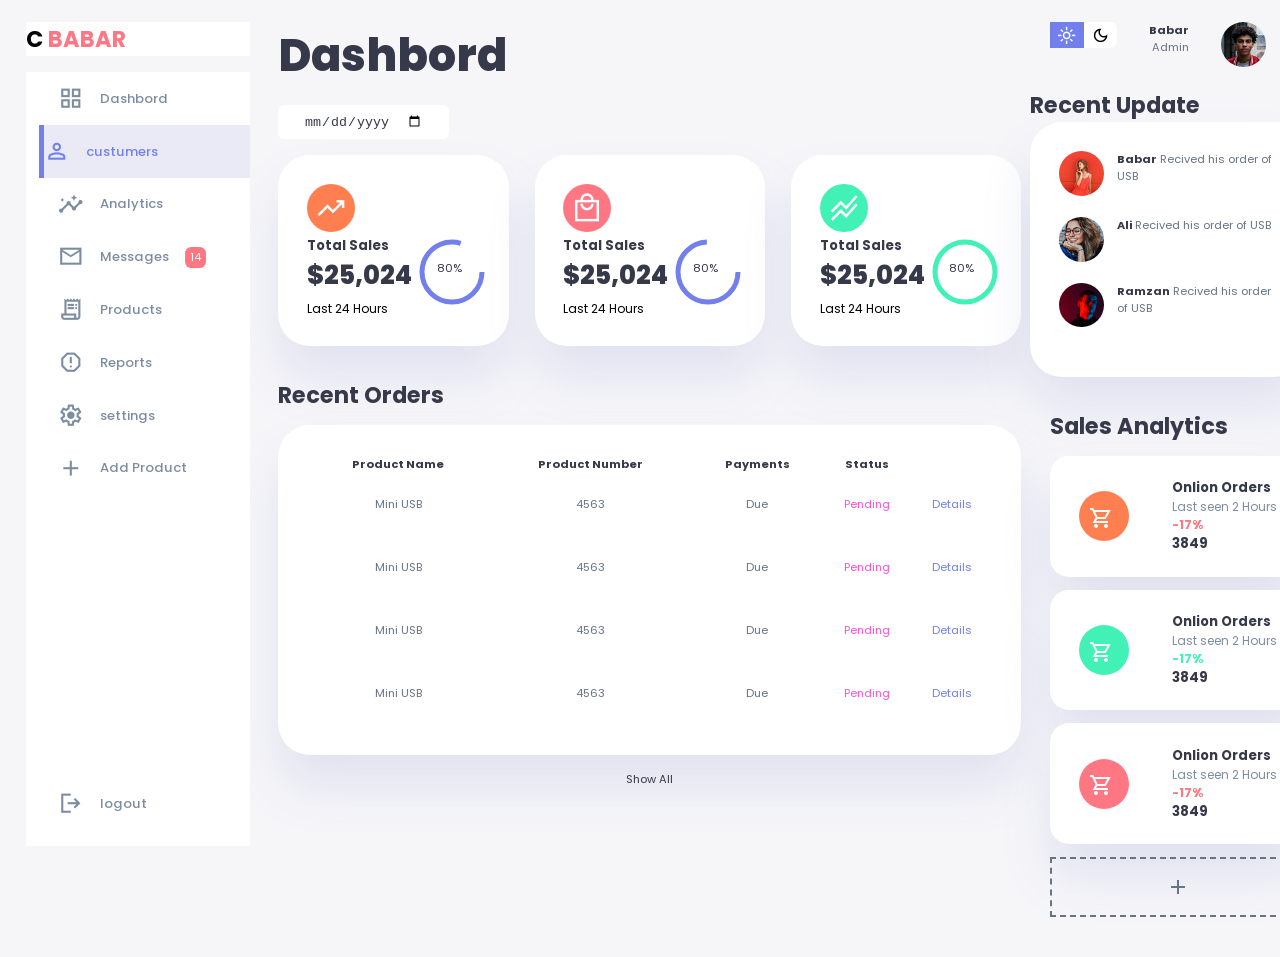
<file: Dashborad/index.html>
<!DOCTYPE html>
<html lang="en">
<head>
  <meta charset="UTF-8">
  <meta http-equiv="X-UA-Compatible" content="IE=edge">
  <meta name="viewport" content="width=device-width, initial-scale=1.0">
  <title>UI/UX</title>
  <link rel="stylesheet" href="https://fonts.googleapis.com/css2?family=Material+Symbols+Sharp:opsz,wght,FILL,GRAD@48,400,0,0" />
  <link rel="stylesheet" href="style.css">
</head>
<body>
   <div class="container">
      <aside>
           
         <div class="top">
           <div class="logo">
             <h2>C <span class="danger">BABAR</span> </h2>
           </div>
           <div class="close" id="close_btn">
            <span class="material-symbols-sharp">
              close
              </span>
           </div>
         </div>
         <!-- end top -->
          <div class="sidebar">

            <a href="#">
              <span class="material-symbols-sharp">grid_view </span>
              <h3>Dashbord</h3>
           </a>
           <a href="#" class="active">
              <span class="material-symbols-sharp">person_outline </span>
              <h3>custumers</h3>
           </a>
           <a href="#">
              <span class="material-symbols-sharp">insights </span>
              <h3>Analytics</h3>
           </a>
           <a href="#">
              <span class="material-symbols-sharp">mail_outline </span>
              <h3>Messages</h3>
              <span class="msg_count">14</span>
           </a>
           <a href="#">
              <span class="material-symbols-sharp">receipt_long </span>
              <h3>Products</h3>
           </a>
           <a href="#">
              <span class="material-symbols-sharp">report_gmailerrorred </span>
              <h3>Reports</h3>
           </a>
           <a href="#">
              <span class="material-symbols-sharp">settings </span>
              <h3>settings</h3>
           </a>
           <a href="#">
              <span class="material-symbols-sharp">add </span>
              <h3>Add Product</h3>
           </a>
           <a href="#">
              <span class="material-symbols-sharp">logout </span>
              <h3>logout</h3>
           </a>
             


          </div>

      </aside>
      <!-- --------------
        end asid
      -------------------- -->

      <!-- --------------
        start main part
      --------------- -->

      <main>
           <h1>Dashbord</h1>

           <div class="date">
             <input type="date" >
           </div>

        <div class="insights">

           <!-- start seling -->
            <div class="sales">
               <span class="material-symbols-sharp">trending_up</span>
               <div class="middle">

                 <div class="left">
                   <h3>Total Sales</h3>
                   <h1>$25,024</h1>
                 </div>
                  <div class="progress">
                      <svg>
                         <circle  r="30" cy="40" cx="40"></circle>
                      </svg>
                      <div class="number"><p>80%</p></div>
                  </div>

               </div>
               <small>Last 24 Hours</small>
            </div>
           <!-- end seling -->
              <!-- start expenses -->
              <div class="expenses">
                <span class="material-symbols-sharp">local_mall</span>
                <div class="middle">
 
                  <div class="left">
                    <h3>Total Sales</h3>
                    <h1>$25,024</h1>
                  </div>
                   <div class="progress">
                       <svg>
                          <circle  r="30" cy="40" cx="40"></circle>
                       </svg>
                       <div class="number"><p>80%</p></div>
                   </div>
 
                </div>
                <small>Last 24 Hours</small>
             </div>
            <!-- end seling -->
               <!-- start seling -->
               <div class="income">
                <span class="material-symbols-sharp">stacked_line_chart</span>
                <div class="middle">
 
                  <div class="left">
                    <h3>Total Sales</h3>
                    <h1>$25,024</h1>
                  </div>
                   <div class="progress">
                       <svg>
                          <circle  r="30" cy="40" cx="40"></circle>
                       </svg>
                       <div class="number"><p>80%</p></div>
                   </div>
 
                </div>
                <small>Last 24 Hours</small>
             </div>
            <!-- end seling -->

        </div>
       <!-- end insights -->
      <div class="recent_order">
         <h2>Recent Orders</h2>
         <table> 
             <thead>
              <tr>
                <th>Product Name</th>
                <th>Product Number</th>
                <th>Payments</th>
                <th>Status</th>
              </tr>
             </thead>
              <tbody>
                 <tr>
                   <td>Mini USB</td>
                   <td>4563</td>
                   <td>Due</td>
                   <td class="warning">Pending</td>
                   <td class="primary">Details</td>
                 </tr>
                 <tr>
                  <td>Mini USB</td>
                  <td>4563</td>
                  <td>Due</td>
                  <td class="warning">Pending</td>
                  <td class="primary">Details</td>
                </tr>
                <tr>
                  <td>Mini USB</td>
                  <td>4563</td>
                  <td>Due</td>
                  <td class="warning">Pending</td>
                  <td class="primary">Details</td>
                </tr>
                <tr>
                  <td>Mini USB</td>
                  <td>4563</td>
                  <td>Due</td>
                  <td class="warning">Pending</td>
                  <td class="primary">Details</td>
                </tr>
              </tbody>
         </table>
         <a href="#">Show All</a>
      </div>

      </main>
      <!------------------
         end main
        ------------------->

      <!----------------
        start right main 
      ---------------------->
    <div class="right">

<div class="top">
   <button id="menu_bar">
     <span class="material-symbols-sharp">menu</span>
   </button>

   <div class="theme-toggler">
     <span class="material-symbols-sharp active">light_mode</span>
     <span class="material-symbols-sharp">dark_mode</span>
   </div>
    <div class="profile">
       <div class="info">
           <p><b>Babar</b></p>
           <p>Admin</p>
           <small class="text-muted"></small>
       </div>
       <div class="profile-photo">
         <img src="./images/profile-1.jpg" alt=""/>
       </div>
    </div>
</div>

  <div class="recent_updates">
     <h2>Recent Update</h2>
   <div class="updates">
      <div class="update">
         <div class="profile-photo">
            <img src="./images/profile-4.jpg" alt=""/>
         </div>
        <div class="message">
           <p><b>Babar</b> Recived his order of USB</p>
        </div>
      </div>
      <div class="update">
        <div class="profile-photo">
        <img src="./images/profile-3.jpg" alt=""/>
        </div>
       <div class="message">
          <p><b>Ali</b> Recived his order of USB</p>
       </div>
     </div>
     <div class="update">
      <div class="profile-photo">
         <img src="./images/profile-2.jpg" alt=""/>
      </div>
     <div class="message">
        <p><b>Ramzan</b> Recived his order of USB</p>
     </div>
   </div>
  </div>
  </div>


   <div class="sales-analytics">
     <h2>Sales Analytics</h2>

      <div class="item onlion">
        <div class="icon">
          <span class="material-symbols-sharp">shopping_cart</span>
        </div>
        <div class="right_text">
          <div class="info">
            <h3>Onlion Orders</h3>
            <small class="text-muted">Last seen 2 Hours</small>
          </div>
          <h5 class="danger">-17%</h5>
          <h3>3849</h3>
        </div>
      </div>
      <div class="item onlion">
        <div class="icon">
          <span class="material-symbols-sharp">shopping_cart</span>
        </div>
        <div class="right_text">
          <div class="info">
            <h3>Onlion Orders</h3>
            <small class="text-muted">Last seen 2 Hours</small>
          </div>
          <h5 class="success">-17%</h5>
          <h3>3849</h3>
        </div>
      </div>
      <div class="item onlion">
        <div class="icon">
          <span class="material-symbols-sharp">shopping_cart</span>
        </div>
        <div class="right_text">
          <div class="info">
            <h3>Onlion Orders</h3>
            <small class="text-muted">Last seen 2 Hours</small>
          </div>
          <h5 class="danger">-17%</h5>
          <h3>3849</h3>
        </div>
      </div>
   
  

</div>

      <div class="item add_product">
            <div>
            <span class="material-symbols-sharp">add</span>
            </div>
     </div>
</div>


   </div>



   <script src="script.js"></script>
</body>
</html>
</file>
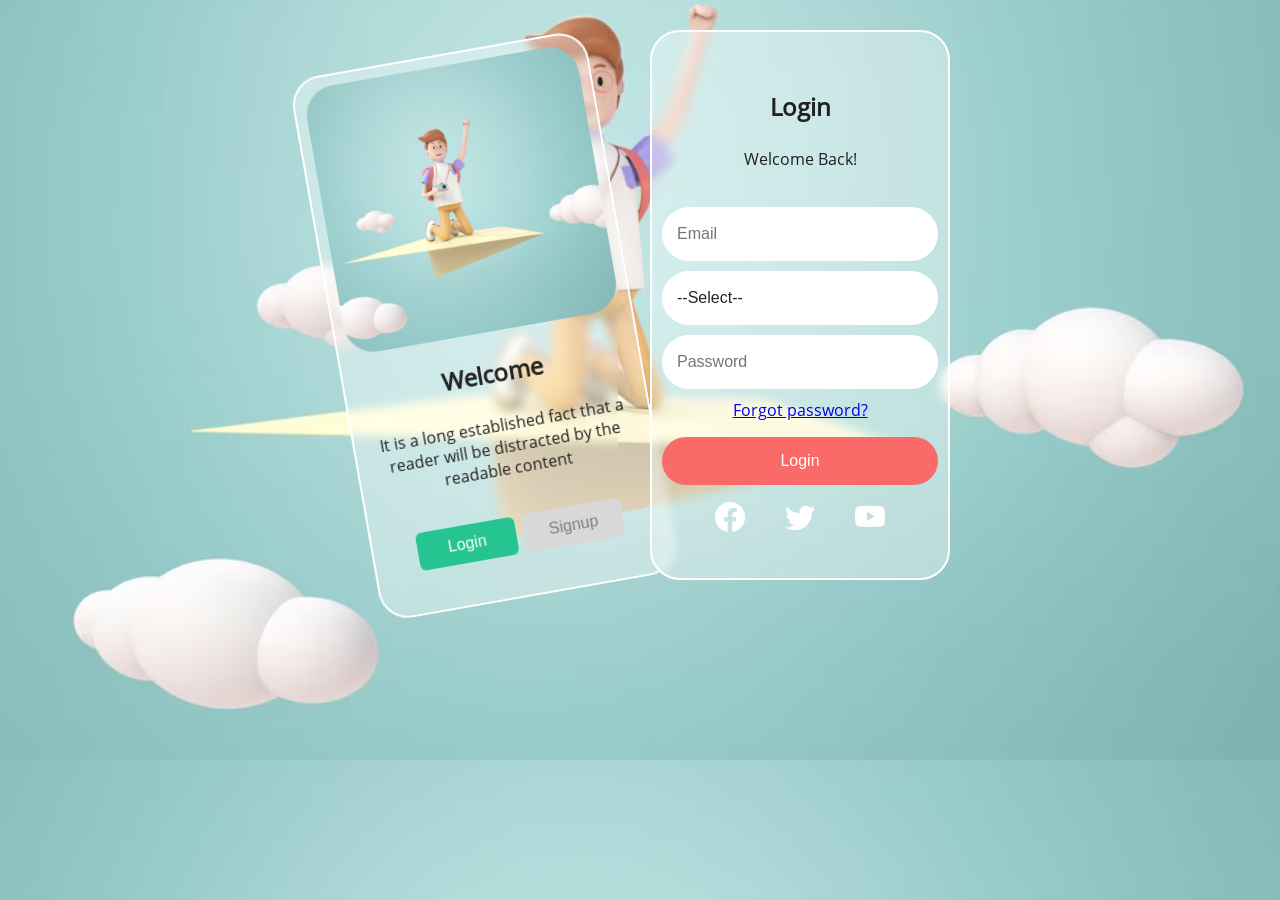
<file: mmz/index.html>
<!DOCTYPE html>
<html>
<head>
	<meta charset="utf-8">
	<meta name="viewport" content="width=device-width, initial-scale=1">
	<title>Login3</title>
	<link rel="stylesheet" type="text/css" href="assets/css/bootstrap-icons.css">
	<link rel="stylesheet" type="text/css" href="assets/css/styles.css">
</head>
<body>

	
	<section class="class_1" >
		<div class="class_2" >
			<img src="assets/images/3d-tourist-sit-paper-plane_1150-56174.png" class="class_3" >
			<h1 class="class_4"  >
				Welcome
			</h1>
			<div class="class_5"  >
				It is a long established fact that a reader will be distracted by the readable content
			</div>
			<button class="class_6"  >
				Login
			</button>
			<button class="class_7"  >
				Signup
			</button>
		</div>
		<div class="class_8" >
			<h1 class="class_9"  >
				Login
			</h1>
			<div class="class_10"  >
				Welcome Back!
				<br>
			</div>
			<input placeholder="Email" type="text" name="email" class="class_11" >
			<select class="class_11"  placeholder="gender">
				<option >
					--Select--
				</option>
				<option >
					Option 1
				</option>
				<option >
					Option 2
				</option>
			</select>
			<input placeholder="Password" type="password" name="password" class="class_11" >
			<a href="#" style=""  >
				Forgot password?
			</a>
			<button class="class_12"  >
				Login
			</button>
			<div class="class_13" >
				<i class="bi bi-facebook class_14">
				</i>
				<i  class="bi bi-twitter class_15">
				</i>
				<i  class="bi bi-youtube class_15">
				</i>
			</div>
		</div>
	</section>
	
</body>
</html>
</file>
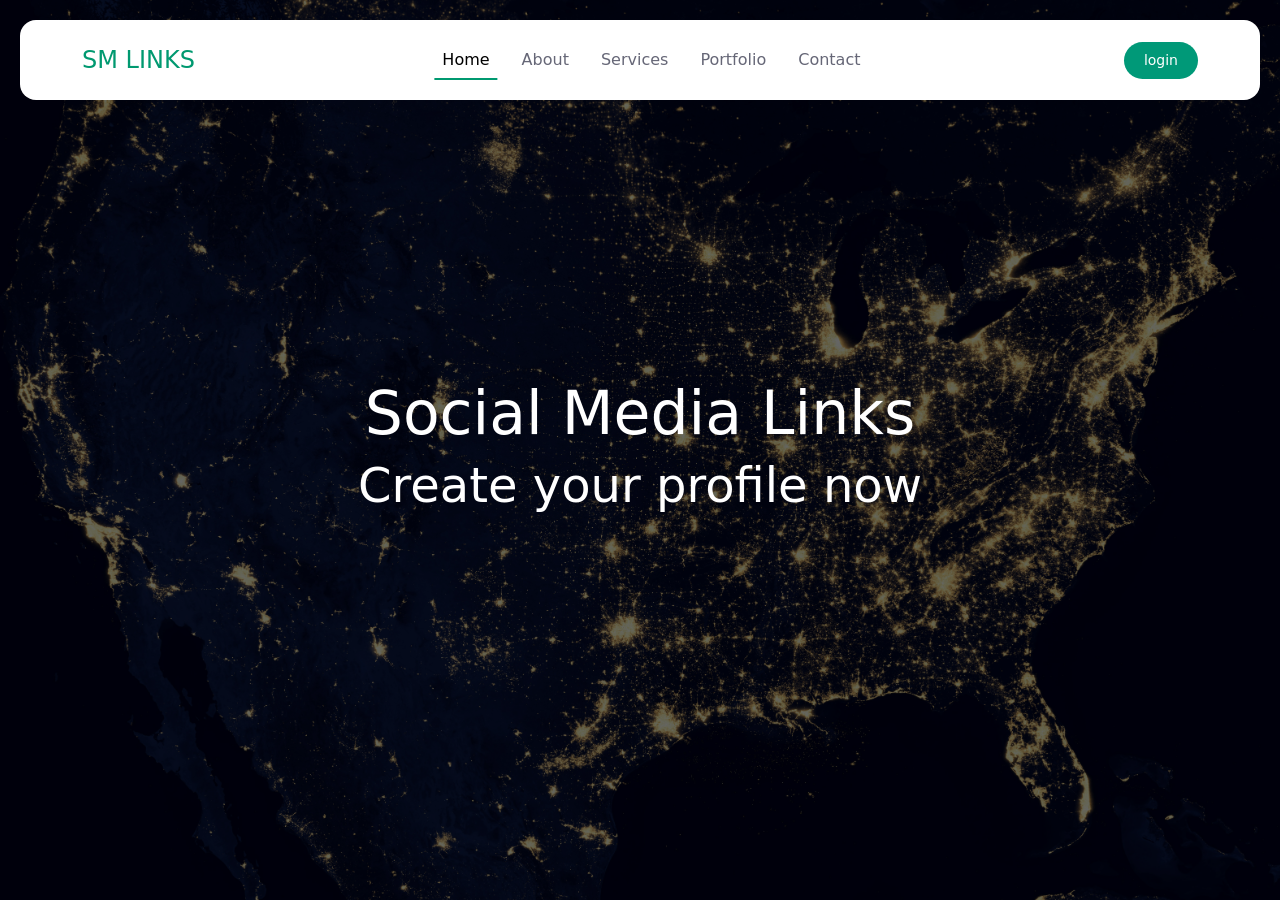
<file: OldLanding/index.html>
<!DOCTYPE html>
<html lang="en">
<head>
    <meta charset="UTF-8">
    <meta name="viewport" content="width=device-width, initial-scale=1.0">
    <title>Document</title>
    <!-- Bootstrap CSS -->
    <link href="https://cdn.jsdelivr.net/npm/bootstrap@5.3.3/dist/css/bootstrap.min.css" rel="stylesheet" integrity="sha384-QWTKZyjpPEjISv5WaRU9OFeRpok6YctnYmDr5pNlyT2bRjXh0JMhjY6hW+ALEwIH" crossorigin="anonymous">
    <link rel="stylesheet" href="styles.css">

</head>
<body>
    <!-- Bootstrap JS -->
    <script src="https://cdn.jsdelivr.net/npm/bootstrap@5.3.3/dist/js/bootstrap.bundle.min.js" integrity="sha384-YvpcrYf0tY3lHB60NNkmXc5s9fDVZLESaAA55NDzOxhy9GkcIdslK1eN7N6jIeHz" crossorigin="anonymous"></script>
    
    <!-- Nav bar -->
    <nav class="navbar navbar-expand-lg fixed-top">
        <div class="container">
          <a class="navbar-brand me-auto" href="#">SM LINKS</a>
          
          <div class="offcanvas offcanvas-end" tabindex="-1" id="offcanvasNavbar" aria-labelledby="offcanvasNavbarLabel">
            <div class="offcanvas-header">
              <h5 class="offcanvas-title" id="offcanvasNavbarLabel">Offcanvas</h5>
              <button type="button" class="btn-close" data-bs-dismiss="offcanvas" aria-label="Close"></button>
            </div>
            <div class="offcanvas-body">
              <ul class="navbar-nav justify-content-center flex-grow-1 pe-3">
                <li class="nav-item">
                  <a class="nav-link mx-lg-2 active" aria-current="page" href="#">Home</a>
                </li>
                <li class="nav-item">
                    <a class="nav-link mx-lg-2" href="#">About</a>
                  </li>
                  <li class="nav-item">
                    <a class="nav-link mx-lg-2" href="#">Services</a>
                  </li>
                <li class="nav-item">
                  <a class="nav-link mx-lg-2" href="#">Portfolio</a>
                </li>
                <li class="nav-item">
                    <a class="nav-link mx-lg-2" href="#">Contact</a>
                  </li>
              </ul>
              
            </div>

          </div>
          <a href="#" class="login-button">login</a>
          <button class="navbar-toggler pe-0" type="button" data-bs-toggle="offcanvas" data-bs-target="#offcanvasNavbar" aria-controls="offcanvasNavbar" aria-label="Toggle navigation">
            <span class="navbar-toggler-icon"></span>
          </button>
        </div>
      </nav>
    <!-- End Nav Bar -->
    
    <!--  Hero Section -->
      <section class="hero-section">
        <div class="container d-flex align-items-center justify-content-center fs-1 text-white flex-column">
            <h1>Social Media Links</h1>
            <h2>Create your profile now</h2>
        </div>
      </section>



</body>
</html>
</file>
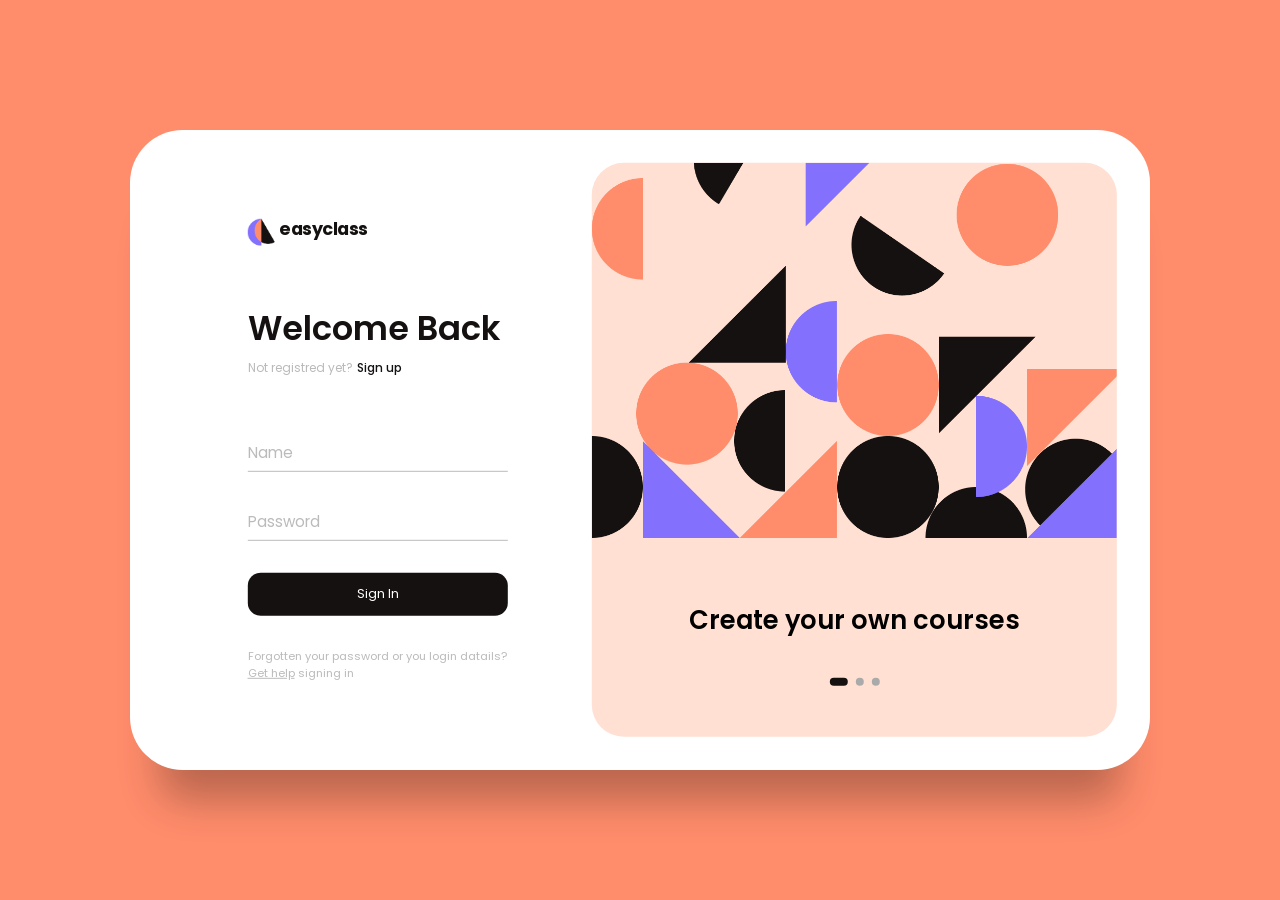
<file: SlideSplit/index.html>
<!DOCTYPE html>
<html lang="en">
  <head>
    <meta charset="UTF-8" />
    <meta http-equiv="X-UA-Compatible" content="IE=edge" />
    <meta name="viewport" content="width=device-width, initial-scale=1.0" />
    <title>Sign in & Sign up Form</title>
    <link rel="stylesheet" href="style.css" />
  </head>
  <body>
    <main>
      <div class="box">
        <div class="inner-box">
          <div class="forms-wrap">
            <form action="index.html" autocomplete="off" class="sign-in-form">
              <div class="logo">
                <img src="./img/logo.png" alt="easyclass" />
                <h4>easyclass</h4>
              </div>

              <div class="heading">
                <h2>Welcome Back</h2>
                <h6>Not registred yet?</h6>
                <a href="#" class="toggle">Sign up</a>
              </div>

              <div class="actual-form">
                <div class="input-wrap">
                  <input
                    type="text"
                    minlength="4"
                    class="input-field"
                    autocomplete="off"
                    required
                  />
                  <label>Name</label>
                </div>

                <div class="input-wrap">
                  <input
                    type="password"
                    minlength="4"
                    class="input-field"
                    autocomplete="off"
                    required
                  />
                  <label>Password</label>
                </div>

                <input type="submit" value="Sign In" class="sign-btn" />

                <p class="text">
                  Forgotten your password or you login datails?
                  <a href="#">Get help</a> signing in
                </p>
              </div>
            </form>

            <form action="index.html" autocomplete="off" class="sign-up-form">
              <div class="logo">
                <img src="./img/logo.png" alt="easyclass" />
                <h4>easyclass</h4>
              </div>

              <div class="heading">
                <h2>Get Started</h2>
                <h6>Already have an account?</h6>
                <a href="#" class="toggle">Sign in</a>
              </div>

              <div class="actual-form">
                <div class="input-wrap">
                  <input
                    type="text"
                    minlength="4"
                    class="input-field"
                    autocomplete="off"
                    required
                  />
                  <label>Name</label>
                </div>

                <div class="input-wrap">
                  <input
                    type="email"
                    class="input-field"
                    autocomplete="off"
                    required
                  />
                  <label>Email</label>
                </div>

                <div class="input-wrap">
                  <input
                    type="password"
                    minlength="4"
                    class="input-field"
                    autocomplete="off"
                    required
                  />
                  <label>Password</label>
                </div>

                <input type="submit" value="Sign Up" class="sign-btn" />

                <p class="text">
                  By signing up, I agree to the
                  <a href="#">Terms of Services</a> and
                  <a href="#">Privacy Policy</a>
                </p>
              </div>
            </form>
          </div>

          <div class="carousel">
            <div class="images-wrapper">
              <img src="./img/image1.png" class="image img-1 show" alt="" />
              <img src="./img/image2.png" class="image img-2" alt="" />
              <img src="./img/image3.png" class="image img-3" alt="" />
            </div>

            <div class="text-slider">
              <div class="text-wrap">
                <div class="text-group">
                  <h2>Create your own courses</h2>
                  <h2>Customize as you like</h2>
                  <h2>Invite students to your class</h2>
                </div>
              </div>

              <div class="bullets">
                <span class="active" data-value="1"></span>
                <span data-value="2"></span>
                <span data-value="3"></span>
              </div>
            </div>
          </div>
        </div>
      </div>
    </main>

    <!-- Javascript file -->

    <script src="app.js"></script>
  </body>
</html>
</file>
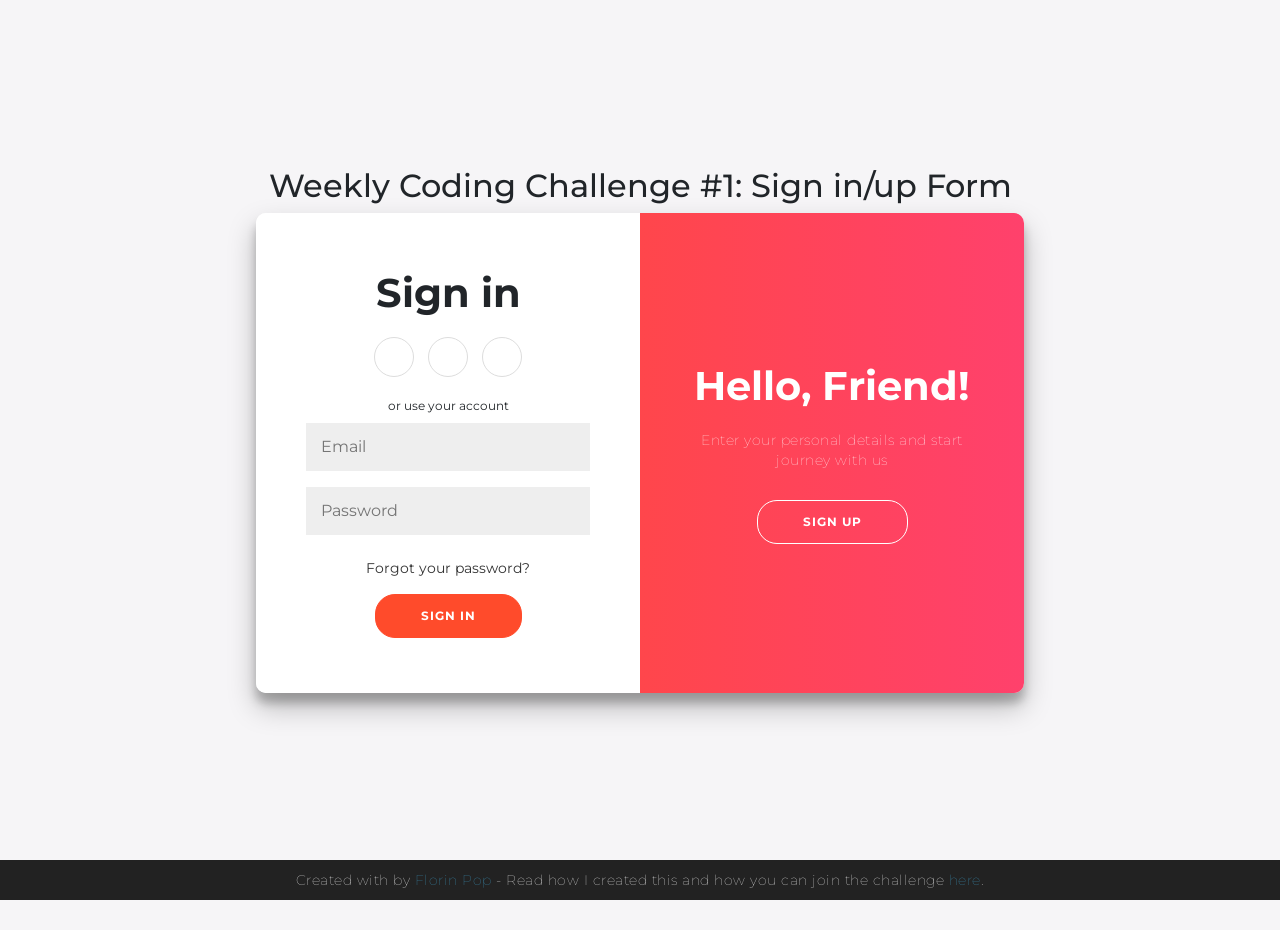
<file: splitscreen/index.html>
<!DOCTYPE html>
<html lang="en">
<head>
    <meta charset="UTF-8">
    <meta name="viewport" content="width=device-width, initial-scale=1.0">
    <title>Document</title>
    <!-- Bootstrap CSS -->
    <link href="https://cdn.jsdelivr.net/npm/bootstrap@5.3.3/dist/css/bootstrap.min.css" rel="stylesheet" integrity="sha384-QWTKZyjpPEjISv5WaRU9OFeRpok6YctnYmDr5pNlyT2bRjXh0JMhjY6hW+ALEwIH" crossorigin="anonymous">
    <link rel="stylesheet" href="indexsc.css">
</head>
<body>
    <script src="myjs.js"></script>
    <!-- Bootstrap JS -->
    <script src="https://cdn.jsdelivr.net/npm/bootstrap@5.3.3/dist/js/bootstrap.bundle.min.js" integrity="sha384-YvpcrYf0tY3lHB60NNkmXc5s9fDVZLESaAA55NDzOxhy9GkcIdslK1eN7N6jIeHz" crossorigin="anonymous"></script>
    <h2>Weekly Coding Challenge #1: Sign in/up Form</h2>
    <div class="container" id="container">
        <div class="form-container sign-up-container">
            <form action="#">
                <h1>Create Account</h1>
                <div class="social-container">
                    <a href="#" class="social"><i class="fab fa-facebook-f"></i></a>
                    <a href="#" class="social"><i class="fab fa-google-plus-g"></i></a>
                    <a href="#" class="social"><i class="fab fa-linkedin-in"></i></a>
                </div>
                <span>or use your email for registration</span>
                <input type="text" placeholder="Name" />
                <input type="email" placeholder="Email" />
                <input type="password" placeholder="Password" />
                <button>Sign Up</button>
            </form>
        </div>
        <div class="form-container sign-in-container">
            <form action="#">
                <h1>Sign in</h1>
                <div class="social-container">
                    <a href="#" class="social"><i class="fab fa-facebook-f"></i></a>
                    <a href="#" class="social"><i class="fab fa-google-plus-g"></i></a>
                    <a href="#" class="social"><i class="fab fa-linkedin-in"></i></a>
                </div>
                <span>or use your account</span>
                <input type="email" placeholder="Email" />
                <input type="password" placeholder="Password" />
                <a href="#">Forgot your password?</a>
                <button>Sign In</button>
            </form>
        </div>
        <div class="overlay-container">
            <div class="overlay">
                <div class="overlay-panel overlay-left">
                    <h1>Welcome Back!</h1>
                    <p>To keep connected with us please login with your personal info</p>
                    <button class="ghost" id="signIn">Sign In</button>
                </div>
                <div class="overlay-panel overlay-right">
                    <h1>Hello, Friend!</h1>
                    <p>Enter your personal details and start journey with us</p>
                    <button class="ghost" id="signUp">Sign Up</button>
                </div>
            </div>
        </div>
    </div>
    
    <footer>
        <p>
            Created with <i class="fa fa-heart"></i> by
            <a target="_blank" href="https://florin-pop.com">Florin Pop</a>
            - Read how I created this and how you can join the challenge
            <a target="_blank" href="https://www.florin-pop.com/blog/2019/03/double-slider-sign-in-up-form/">here</a>.
        </p>
    </footer>
 
</body>
</html>
</file>
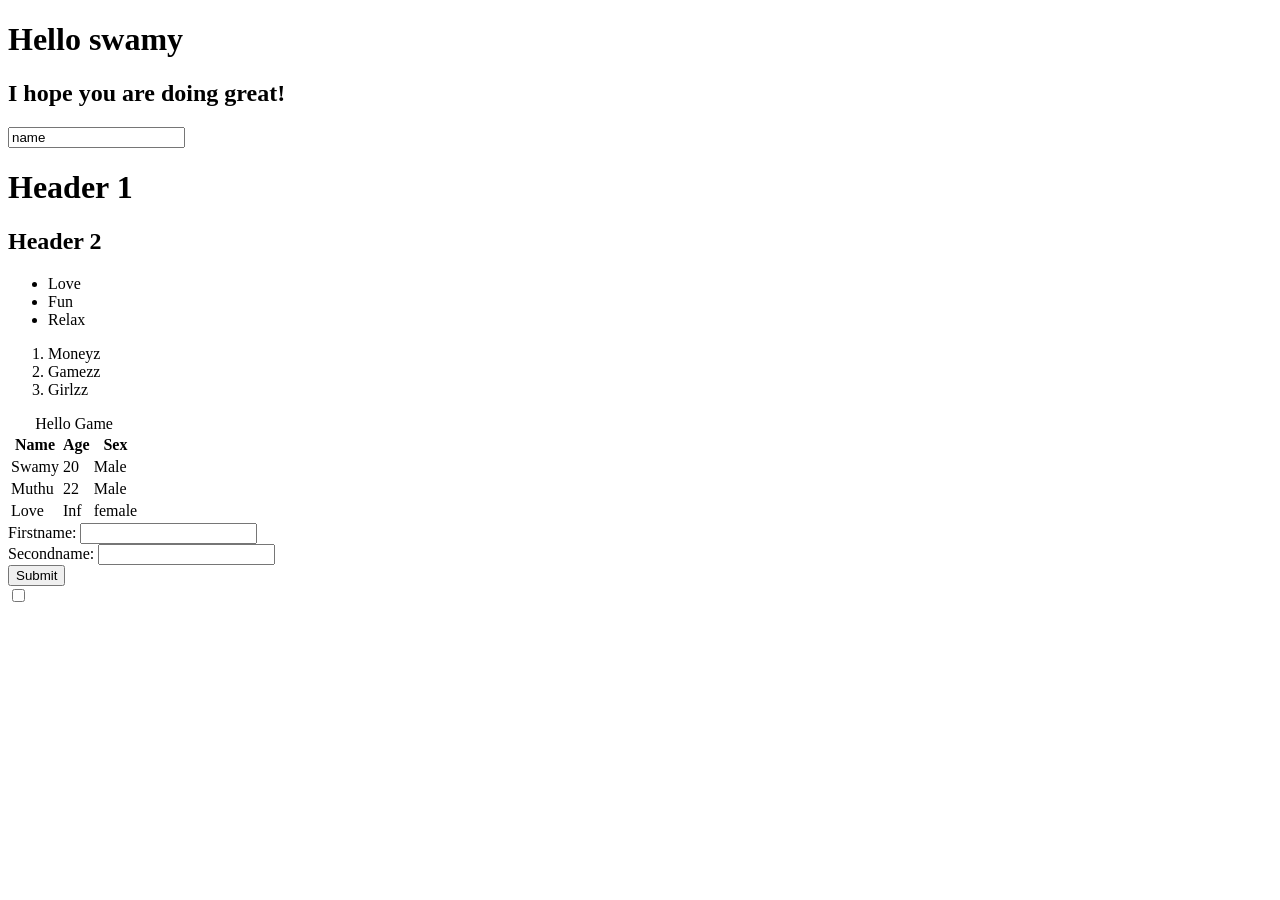
<file: main.html>
<!DOCTYPE html>
<html lang="en">
<head>
    <meta charset="UTF-8">
    <meta name="viewport" content="width=device-width, initial-scale=1.0">
    <title>Document</title>
</head>
<body>
    <h1>Hello swamy</h1>
    <h2>I hope you are doing great!</h2>
    <input type="text" placeholder="Enter you name" value="name">
    <div>
        <h1> Header 1</h1>
        <h2> Header 2</h2>
    </div>
    <ul>
        <li>Love</li>
        <li>Fun</li>
        <li>Relax</li>
    </ul>
    <ol>
        <li>Moneyz</li>
        <li>Gamezz</li>
        <li>Girlzz</li>
    </ol>
    <table>
        <thead>
        <caption>Hello Game</caption>
        <tr>
            <th>Name</th>
            <th>Age</th>
            <th>Sex</th>
        </tr>
    </thead>
    <tbody>
        <tr>
            <td>Swamy</td>
            <td>20</td>
            <td>Male</td>
            
        </tr>
        <tr>
            <td>Muthu</td>
            <td>22</td>
            <td>Male</td>
        </tr>
    </tbody>
    <tfoot>
        <tr>
            <td>Love</td>
            <td>Inf</td>
            <td>female</td>
        </tr>
    </tfoot>
    </table>
    <form>
        <label for="fname">Firstname: </label>
        <input type="text" id="fname" name="Firstname">  <br>
        <label for="Sname">Secondname: </label>
        <input type="text" id="Sname" name="lastname"> <br>
        <input type="button" value="Submit"> <br>
        <input type="checkbox"> <br>
        

    </form>
</body>
</html>
</file>
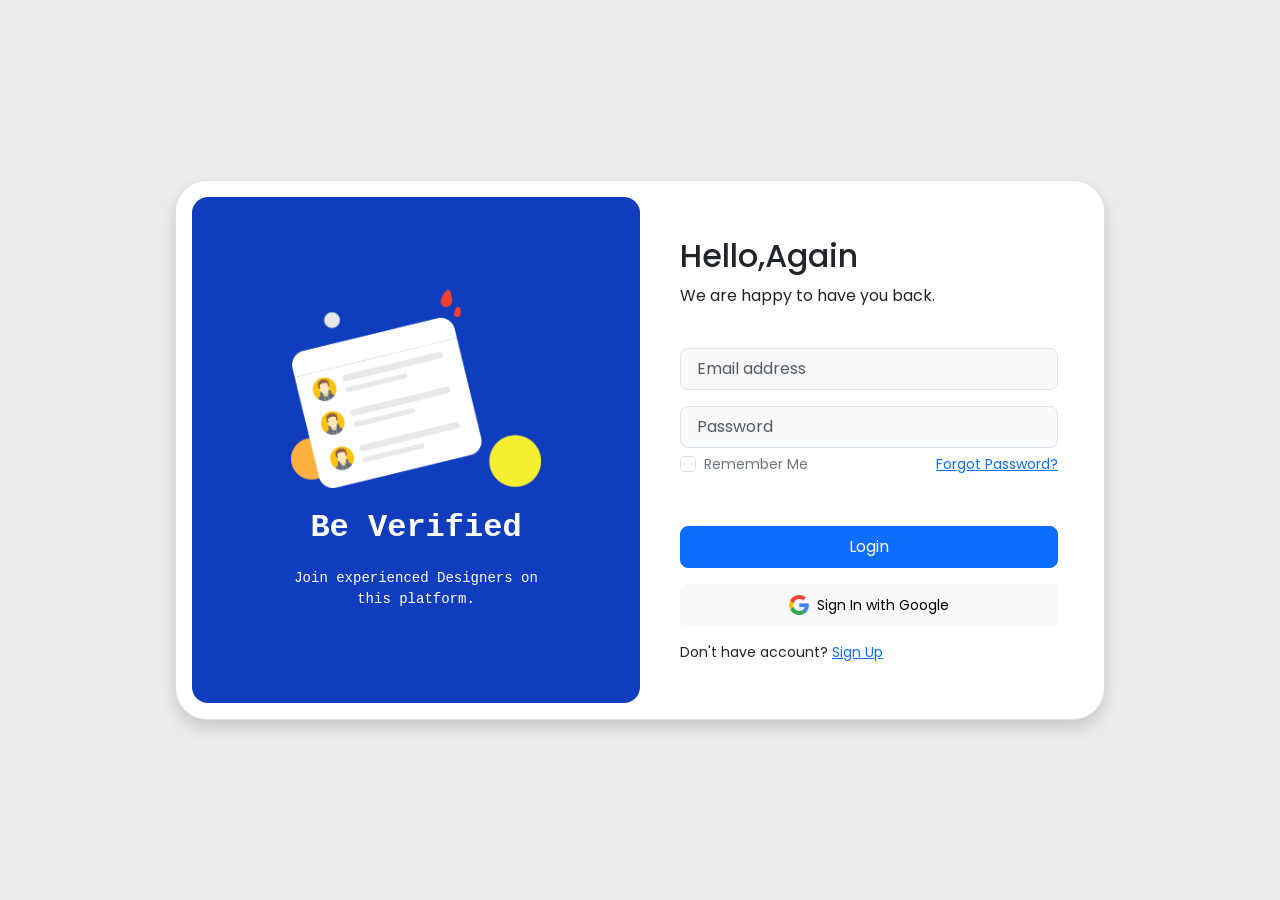
<file: Login/login.html>
<!DOCTYPE html>
<html lang="en">
<head>
    <meta charset="UTF-8">
    <meta http-equiv="X-UA-Compatible" content="IE=edge">
    <meta name="viewport" content="width=device-width, initial-scale=1.0">
    <link rel="stylesheet" href="https://cdn.jsdelivr.net/npm/bootstrap@5.2.3/dist/css/bootstrap.min.css" integrity="sha384-rbsA2VBKQhggwzxH7pPCaAqO46MgnOM80zW1RWuH61DGLwZJEdK2Kadq2F9CUG65" crossorigin="anonymous">
    <link rel="stylesheet" href="stylex.css">
    <title>Boostrap Login | Ludiflex</title>
</head>
<body>

    <!----------------------- Main Container -------------------------->

     <div class="container d-flex justify-content-center align-items-center min-vh-100">

    <!----------------------- Login Container -------------------------->

       <div class="row border rounded-5 p-3 bg-white shadow box-area">

    <!--------------------------- Left Box ----------------------------->

       <div class="col-md-6 rounded-4 d-flex justify-content-center align-items-center flex-column left-box" style="background: #103cbe;">
           <div class="featured-image mb-3">
            <img src="images/1.png" class="img-fluid" style="width: 250px;">
           </div>
           <p class="text-white fs-2" style="font-family: 'Courier New', Courier, monospace; font-weight: 600;">Be Verified</p>
           <small class="text-white text-wrap text-center" style="width: 17rem;font-family: 'Courier New', Courier, monospace;">Join experienced Designers on this platform.</small>
       </div> 

    <!-------------------- ------ Right Box ---------------------------->
        
       <div class="col-md-6 right-box">
          <div class="row align-items-center">
                <div class="header-text mb-4">
                     <h2>Hello,Again</h2>
                     <p>We are happy to have you back.</p>
                </div>
                <div class="input-group mb-3">
                    <input type="text" class="form-control form-control-lg bg-light fs-6" placeholder="Email address">
                </div>
                <div class="input-group mb-1">
                    <input type="password" class="form-control form-control-lg bg-light fs-6" placeholder="Password">
                </div>
                <div class="input-group mb-5 d-flex justify-content-between">
                    <div class="form-check">
                        <input type="checkbox" class="form-check-input" id="formCheck">
                        <label for="formCheck" class="form-check-label text-secondary"><small>Remember Me</small></label>
                    </div>
                    <div class="forgot">
                        <small><a href="#">Forgot Password?</a></small>
                    </div>
                </div>
                <div class="input-group mb-3">
                    <button class="btn btn-lg btn-primary w-100 fs-6">Login</button>
                </div>
                <div class="input-group mb-3">
                    <button class="btn btn-lg btn-light w-100 fs-6"><img src="images/google.png" style="width:20px" class="me-2"><small>Sign In with Google</small></button>
                </div>
                <div class="row">
                    <small>Don't have account? <a href="#">Sign Up</a></small>
                </div>
          </div>
       </div> 

      </div>
    </div>

</body>
</html>
</file>
<file: Dashborad/style.css>
@import url('https://fonts.googleapis.com/css2?family=Poppins:ital,wght@0,500;0,600;0,700;0,800;1,600&display=swap');


/* variables */


:root {
  --clr-primary: #7380ec;
  --clr-danger: #ff7782;
  --clr-success: #41f1b6;
  --clr-white: #fff;
  --clr-info-dark: #7d8da1;
  --clr-info-light: #dce1eb;
  --clr-dark: #363949;
  --clr-warnig: #ff4edc;
  --clr-light: rgba(132, 139, 200, 0.18);
  --clr-primary-variant: #111e88;
  --clr-dark-variant: #677483;
  --clr-color-background: #f6f6f9;

  --card-border-radius: 2rem;
  --border-radius-1: 0.4rem;
  --border-radius-2: 0.8rem;
  --border-radius-3: 1.2rem;

  --card-padding: 1.8rem;
  --padding-1: 1.2rem;
  --box-shadow: 0 2rem 3rem var(--clr-light);

}

/* dark theme */
.dark-theme-variables {
  --clr-color-background: #181a1e;
  --clr-white: #202528;
  --clr-light: rgba(0, 0, 0, 0.4);
  --clr-dark: #edeffd;
  --clr-dark-variant: #677483;
  --box-shadow: 0 2rem 3rem var(--clr-light)
}



*{
  margin: 0;
  padding: 0;
  box-sizing: border-box;
  border: 0;
  text-decoration: none;
  list-style: none;
  appearance: none;
}

body{
   width: 100vw;
   height: 100vh;
   font-size: .7rem;
   user-select: none;
   overflow-x: hidden;
   background: var(--clr-color-background);
   font-family: 'Poppins', sans-serif;
}

.container  {
  display: grid;
  width: 96%;
  gap: 1.8rem;
  grid-template-columns: 14rem auto 16rem;
  margin: 0 auto;
}

a{
  color: var(--clr-dark);
}

h1{
  font-weight: 800;
  font-size: 2.8rem;
}
h2{
  font-size: 1.4rem;
}
h3{
  font-size: 0.87;
}
h4{
  font-weight: 0.8rem;
}
h5{
  font-size: 0.77rem;
}
small{
  font-size: 0.75rem;
}
.profile-photo img{
  width: 2.8rem;
  height: 2.8rem;
  overflow: hidden;
  border-radius: 50%;
}
.text-muted{
  color: var(--clr-info-dark);
}
p{
  color: var(--clr-dark-variant);
}
b{
  color: var(--clr-dark);
}
.primary {
  color: var(--clr-primary);
}

.success {
  color: var(--clr-success);
}

.danger {
  color: var(--clr-danger);
}

.warning {
  color: var(--clr-warnig);
}


/* aside */
 aside{
  height: 100vh;
 }
 aside .top{
  background: var(--clr-white);
  display: flex;
  align-items: center;
  justify-content: space-between;
  margin-top: 1.4rem;
 }

 aside .logo{
   display: flex;
   gap: 1rem;
 }
 aside .logo img{
   width: 2rem;
   height: 2rem;
 }
 aside .top div.close span{
   display: none;
 }

 /* ===================
 Sidebar
 ================== */

 aside .sidebar{
  background: var(--clr-white);
  display: flex;
  flex-direction: column;
  height: 86vh;
  position: relative;
  top: 1rem;
 }

 aside h3{
  font-weight: 500;
 }

 aside .sidebar a{
  display: flex;
  color: var(--clr-info-dark);
  margin-left: 2rem;
  gap: 1rem;
  align-items: center;
  height: 3.3rem;
  transition: all .1s ease;
 
 }

 aside .sidebar a span{
  font-size: 1.6rem;
  transition: all .3s ease-in-out;
  
 }

 aside .sidebar a:last-child{
  position: absolute;
  bottom: 1rem; 
  width: 100%;
 }

 aside .sidebar a.active{
   background-color: var(--clr-light);
   color: var(--clr-primary);
   margin-left: 0;
   border-left: 5px solid var(--clr-primary);
   margin-left: calc(1rem - 3px);
 }
 aside .sidebar a:hover span{
  margin-left: 1rem;
 }

 aside .sidebar a span.msg_count{
   background-color: var(--clr-danger);
   color: var(--clr-white);
   padding: 2px 5px;
   font-size: 11px;
   border-radius: var(--border-radius-1);
 }

 /* ----------------------------
 --------- Main--------------
 ------------------------------ */

 main{
  margin-top: 1.4rem;
  width: auto;
 }
 main input {
  background-color: transparent;
  border: 0;
  outline: 0;
  color: var(--clr-dark);
 }

 main .date{
  display: inline-block;
  background: var(--clr-white);
  border-radius: var(--border-radius-1);
  margin-top: 1rem;
  padding: 0.5rem 1.6rem;
 }

main .insights{
   display: grid;
   grid-template-columns: repeat(3,1fr);
   gap: 1.6rem;
}
main .insights>div{
   background-color: var(--clr-white);
   padding: var(--card-padding);
   border-radius: var(--card-border-radius);
   margin-top: 1rem;
   box-shadow: var(--box-shadow);
   transition: all .3s ease;
}

main .insights > div:hover{
  box-shadow: none;
}
main .insights>div  span{
   background: coral;
    padding: 0.5rem;
     border-radius: 50%;
     color: var(--clr-white);
     font-size: 2rem; 
  }

main .insights > div.expenses span{
   background: var(--clr-danger);
}
main .insights > div.income span{
  background: var(--clr-success);
}

main .insights > div .middle{
   display: flex;
   align-items: center;
   justify-content: space-between;
}
main .insights > div .middle h1{
  font-size: 1.6rem;
}

main h1{
  color: var(--clr-dark);
}
main .insights h1{
  color: var(--clr-dark);
}
main .insights h3{
  color: var(--clr-dark);
}
main .insights p{
  color: var(--clr-dark);
}
main .insights h3{
  
    color: var(--clr-dark);
  
  
}

main .insights .progress{
  position: relative;
  height: 68px;
  width: 68px;
  border-radius: 50px;
}

main .insights svg{
  height: 150px;
  width: 150px;
  position: absolute;
  top: 0;
}

main .insights svg circle{
  fill: none;
  stroke: var(--clr-primary);
   transform: rotate(270,80,80);
   stroke-width: 5;
}
main .insights .sales svg circle{
   stroke-dashoffset: 0;
   stroke-dasharray: 150;
}

main .insights .expenses svg circle{
  stroke-dashoffset: 10;
  stroke-dasharray: 150;
}
main .insights .sales svg circle{
  stroke-dashoffset: 0;
  stroke-dasharray: 150;
}
main .insights .income svg circle{
  stroke: var(--clr-success);
}

main .insights .progress .number{
  position: absolute;
  top: 5%;
  left: 5%;
  height: 100%;
  width: 100%;
  display: flex;
  justify-content: center;
  align-items: center;
}

/* recent order */

main .recent_order{
   margin-top: 2rem;
}

main .recent_order h2{
    color: var(--clr-dark);
}

main .recent_order h2{
  margin-bottom: 0.8rem;
}
main .recent_order table{
  background: var(--clr-white);
  width: 100%;
  border-radius: var(--card-border-radius);
  padding: var(--card-padding);
  text-align: center;
  box-shadow: var(--box-shadow);
  transition: all .3s ease;
  color: var(--clr-dark);
}
main .recent_order table:hover{
  box-shadow: none;
}

main table tbody td{
   height: 3.8rem;
   border-bottom: 1px solid var(--clr-white);
   color:var(--clr-dark-variant)
}
main table tbody tr:last-child td{
   border: none;
}


main .recent_order a{
  text-align: center;
  display: block;
  margin: 1rem;
}


/*********************
Right Side
**********************/

.right{
  margin-top: 1.4rem;
}
.right h2{
  color: var(--clr-dark);
}
.right .top{
  display: flex;
  justify-content: start;
  gap: 2rem;
}

.right .top button{
  display: none;
}

.right .theme-toggler{
  background: var(--clr-white);
  display: flex;
  justify-content: space-between;
  height: 1.6rem;
  width: 4.2rem;
  cursor: pointer;
  border-radius: var(--border-radius-1);
}
.right .theme-toggler span{
  font-size: 1.2rem;
  width: 50%;
  height: 100%;
  display: flex;
  align-items: center;
  justify-content: center;
}

.right .theme-toggler span.active{
  background: var(--clr-primary);
  color: #fff;
}


.right .top .profile{
  display: flex;
  gap: 2rem;
  text-align: right;
}
.right  .info h3{
  color: var(--clr-dark);
}
.right  .item h3{
  color: var(--clr-dark);
}

/* recent update */

.right .recent_updates{
  margin-top: 1rem;
  margin-left: -20px;
}
.right .recent_updates .updates{
  background-color: var(--clr-white);
  padding: var(--card-padding);
  border-radius: var(--card-border-radius);
  box-shadow: var(--box-shadow);
   transition: all .3s ease;
}
.right .recent_updates .updates:hover{
  box-shadow: none;
}
.right .recent_updates .update{
   display: grid;
   grid-template-columns: 2.6rem auto;
   gap: 1rem;
   margin-bottom: 1rem;
}


.right .recent_updates .update p{

}

/* see analytics */

.right .sales-analytics{
  margin-top: 2rem;
}
.right .sales-analytics h2{
  margin-bottom: 0.8rem;
}
.right .sales-analytics .item{
  background-color: var(--clr-white);
  display: flex;
  justify-content: space-between;
  align-items: center;
  gap: 1rem;
  margin: 10px 0;
  width: 100%;
  margin-bottom: 0.8rem;
  padding: 1.4rem var(--card-padding);
  border-radius: var(--border-radius-3);
  box-shadow: var(--box-shadow);
}
.right .sales-analytics .item:hover{
  box-shadow: none;
}

.right .sales-analytics .item .icon{
  padding: 0.6rem;
  color: var(--clr-white);
  border-radius: 50%;
  height: 50px;
  width: 50px;
  line-height: 50px;
  align-items: center;
  background: coral;
}
.right .sales-analytics .item:nth-child(3) .icon
{
  background: var(--clr-success);
}
.right .sales-analytics .item:nth-child(4) .icon
{
  background: var(--clr-danger);
}

.right .sales-analytics .item .right{
  margin-left: 15px;
  display: flex;
  justify-content: space-around;
}
.right .sales-analytics .item .right h3{
  color: var(d);
}


.add_product div{
  display: flex;
  height: 60px;
  width: 100%;
  text-align: center;
  justify-content: center;
  align-items: center;
  border: 2px dashed;
  color: var(--clr-dark-variant);
  margin-bottom: 40px;

}




/* **********8
MEDIA QUERY
****************/

@media screen and (max-width:1200px) {
    .container{
      width: 94%;
      grid-template-columns: 7rem auto 14rem;
    }
    aside .sidebar h3{
      display: none;
    }
    aside .sidebar a{
      width: 5.6rem;
    }
    aside .sidebar a:last-child{
      position: relative;
      margin-top: 1.8rem;
    }
    main .insights{
      display: grid;
      grid-template-columns: repeat(1,1fr);
    }
}

/* ****************
MEDIA QUERY PHONE
************************/

@media screen and (max-width:768px) {
  .container{
    width: 100%;
    grid-template-columns: repeat(1,1fr);
  
  }
  
  aside{
    position: fixed;
    width: 18rem;
    z-index: 3;
    height: 100vh;
    background-color: var(--clr-white);
    display: none;
    left: -110px;
    animation:  menuLeft .3s ease forwards;
  }
  
  @keyframes menuLeft {
      to{
        left: 0;
      }
  }
  



  aside .logo h2{
       display: inline;
  }
  aside .sidebar h3{
    display: inline;
  }
  aside .sidebar a{
    width: 100%;
    height: 3.4rem;
  }
  aside .top div.close  span{
     display: inline;
     position: absolute;
     right: 0;
     margin-right:30px;
     font-size: 35px;
     cursor: pointer;
  }

    .right .top{
       position: fixed;
       top: 0;
       left: 0;
       display: flex;
       justify-content: center;
       align-items: center;
       padding: 0 0.8rem;
       background: var(--clr-white);
       height: 4.6rem;
       width: 100%;
       z-index: 2;
       box-shadow: 0 1rem 1rem var(--clr-light);
       margin: 0;
    }


 main .insights{
  display: grid;
  grid-template-columns: repeat(1,1fr);
  gap: 1.6rem;
  padding: 40px;
 }
 main .recent_order{
  padding: 30px;
  margin: 0 auto;
 }



  .right .profile{
    position: absolute;
    left: 70%;
  }

  .right .top .theme-toggler{
    width: 4.4rem;
    position: absolute;
    left: 50%;
  }
   .right .profile .info{
    display: none;
   }

   .right .top button{
     display: inline-block;
     background: transparent;
     cursor: pointer;
     color: var(--clr-dark);
     position: absolute;
     left: 1rem;

   }
   .right .recent_order{
    padding: 0 30px;
   }
   .right .recent_updates{
    padding: 0 40px;
   }
   .right .sales-analytics{
    padding: 0 40px;
   }
   .right .add_product{
    padding: 0 40px;
    margin-bottom: 40px;
   }


}
</file>
<file: mmz/assets/css/styles.css>
*, ::after, ::before {
  box-sizing: border-box;
}

@font-face{
	src: url(../fonts/OpenSans-Regular.ttf);
	font-family: opensans;
}

body{

	font-family: opensans;
	font-size: 16px;
	margin:0px;
	padding:0px;
	word-break: break-word;
	word-wrap: break-word;
}

		
.class_1{

	width: 100vw;
	height: 100vh;
	background-color: rgb(136, 136, 136);
	background-image: url("	../images/3d-tourist-sit-paper-plane_1150-56174.png"	);
	background-repeat: repeat-y;
	background-size: 100%;
	background-position-y: -200px;
	display: flex;
	flex-wrap: wrap;
	justify-content: center;
	padding: 20px;
	
}

.class_2{

	width: 300px;
	height: 550px;
	padding: 10px;
	background-color: rgba(255, 255, 255, 0.357);
	color: rgb(33, 33, 33);
	border-radius: 30px;
	backdrop-filter: blur(5px);
	border: 2px solid rgb(255, 255, 255);
	margin: 10px;
	text-align: center;
	transform: rotate(-10deg) translateY(21px);
	
}

.class_3{

	width: 100%;
	height: 270px;
	object-fit: cover;
	border-radius: 30px;
	
}

.class_4{

	padding-left: 10px;
	padding-right: 10px;
	
}

.class_5{

	padding: 5px;
	
}

.class_6{

	font-size: 16px;
	padding: 10px;
	border: medium none;
	color: rgb(255, 255, 255);
	background-color: rgb(38, 196, 144);
	border-radius: 6px;
	margin: 2em 0.125rem 0.25rem;
	cursor: pointer;
	width: 100px;
	
}

.class_7{

	font-size: 16px;
	padding: 10px;
	border: medium none;
	color: rgb(127, 127, 127);
	background-color: rgb(216, 216, 216);
	border-radius: 6px;
	margin: 2em 0.125rem 0.25rem;
	cursor: pointer;
	width: 100px;
	
}

.class_8{

	width: 300px;
	height: 550px;
	padding: 10px;
	background-color: rgba(255, 255, 255, 0.35);
	color: rgb(33, 33, 33);
	border-radius: 30px;
	backdrop-filter: blur(5px);
	border: 2px solid rgb(255, 255, 255);
	margin: 10px;
	text-align: center;
	
}

.class_9{

	padding-left: 10px;
	padding-right: 10px;
	margin-top: 2em;
	
}

.class_10{

	padding: 5px;
	font-size: 16px;
	margin-bottom: 2em;
	
}

.class_11{

	display: block;
	width: 100%;
	padding: 15px;
	font-size: 1rem;
	font-weight: 400;
	line-height: 1.5;
	color: rgb(33, 37, 41);
	background-color: rgb(255, 255, 255);
	background-clip: padding-box;
	border: medium none;
	appearance: none;
	border-radius: 30px;
	transition: border-color 0.15s ease-in-out 0s, box-shadow 0.15s ease-in-out 0s;
	margin-top: 10px;
	margin-bottom: 10px;
	
}

.class_12{

	font-size: 16px;
	padding: 10px;
	border: medium none;
	color: rgb(255, 255, 255);
	background-color: rgb(249, 106, 105);
	border-radius: 30px;
	margin: 1em auto auto;
	cursor: pointer;
	width: 100%;
	height: 48px;
	display: block;
	
}

.class_13{

	height: 47px;
	color: rgb(27, 95, 224);
	margin-top: 8px;
	 border-radius: 30px;
	display: flex;
	flex-wrap: nowrap;
	justify-content: center;
	align-items: center;
	
}

.class_14{

	font-size: 30px;
	margin: 10px;
	padding-left: 10px;
	padding-right: 10px;
	color: rgb(255, 255, 255);
	
}

.class_15{

	font-size: 30px;
	margin: 10px;
	color: rgb(255, 255, 255);
	padding: 5px 10px;
	width: 50px;
	
}
</file>
<file: OldLanding/styles.css>
.navbar{
    background-color: #fff;
    height: 80px;
    margin: 20px;
    border-radius: 16px;
    padding: 0.5rem;
}

.login-button
{
    background-color: #009978;
    color: #fff;
    font-size: 14px;
    padding: 8px 20px;
    border-radius: 50px;
    text-decoration: none;
    transition: 0.3s background-color ;
}

.login-button:hover {
    background-color: #00b383;
}

.navbar-toggler
{
    border: none;
    font-size: 1.25 rem;
}

.navbar-toggler:focus, .btn-close:focus
{
    box-shadow: none;
    outline: none;
}

.nav-link
{
    color: #666777;
    font-weight: 500;
    position: relative;
}

.nav-link:hover, .nav-link.active
{
    color: #000;
}

@media(min-width: 991px){
    .nav-link::before
    {
        content: " ";
        position: absolute;
        bottom: 0;
        left: 50%;
        transform: translateX(-50%);
        width: 100%;
        height: 2px;
        background-color: #009970;
        visibility: hidden;
        transition: 0.3s ease-in-out;
    }

    .nav-link:hover::before, .nav-link.active::before
    {
        width: 100%;
        visibility: visible;
    }

}

.navbar-brand
{
    font-weight: 500;
    color: #009970;
    font-size: 24px;
    transition: 0.3s color;
}

.hero-section
{
    background:url(nasz.jpg) no-repeat center;
    background-size: cover;
    width: 100%;
    height: 100vh;
}

.hero-section::before
{
    background-color: rgba(0, 0, 0, 0.6);
    content: "";
    position: absolute;
    top: 0;
    right: 0;
    bottom: 0;
    left: 0;
}

.hero-section .container
{
    height: 100vh;
    z-index: 1;
    position: relative;
}

.hero-section h1
{
    font-size: 1.5em;
}

.hero-section h2
{
    font-size: 1.2em;
}
.modal-content {
    border-radius: 12px; /* Make the modal corners rounded */
}

.modal-header {
    background-color: #009970; /* Header background color */
    color: white; /* Header text color */
}

.modal-title {
    font-weight: bold;
}

.modal-body {
    padding: 2rem; /* Add padding to the modal body */
}

.form-control {
    border-radius: 8px; /* Rounded corners for input fields */
    border: 1px solid #ced4da; /* Base border color */
    transition: border-color 0.3s; /* Transition effect on focus */
}

.form-control:focus {
    border-color: #00b383; /* Change border color on focus */
    box-shadow: 0 0 5px rgba(0, 183, 131, 0.5); /* Add shadow effect */
}

.btn-primary {
    background-color: #009970;
    border: none;
    border-radius: 50px; /* Rounded button */
    transition: background-color 0.3s; /* Transition effect for button */
}

.btn-primary:hover {
    background-color: #00b383; /* Button color on hover */
}

.text-center a {
    text-decoration: none; /* Remove underline from the link */
}

.text-center a:hover {
    text-decoration: underline; /* Underline on hover */
}
</file>
<file: SlideSplit/style.css>
@import url("https://fonts.googleapis.com/css2?family=Poppins:wght@200;300;400;500;600;700;800&display=swap");

*,
*::before,
*::after {
  padding: 0;
  margin: 0;
  box-sizing: border-box;
}

body,
input {
  font-family: "Poppins", sans-serif;
}

main {
  width: 100%;
  min-height: 100vh;
  overflow: hidden;
  background-color: #ff8c6b;
  padding: 2rem;
  display: flex;
  align-items: center;
  justify-content: center;
}

.box {
  position: relative;
  width: 100%;
  max-width: 1020px;
  height: 640px;
  background-color: #fff;
  border-radius: 3.3rem;
  box-shadow: 0 60px 40px -30px rgba(0, 0, 0, 0.27);
}

.inner-box {
  position: absolute;
  width: calc(100% - 4.1rem);
  height: calc(100% - 4.1rem);
  top: 50%;
  left: 50%;
  transform: translate(-50%, -50%);
}

.forms-wrap {
  position: absolute;
  height: 100%;
  width: 45%;
  top: 0;
  left: 0;
  display: grid;
  grid-template-columns: 1fr;
  grid-template-rows: 1fr;
  transition: 0.8s ease-in-out;
}

form {
  max-width: 260px;
  width: 100%;
  margin: 0 auto;
  height: 100%;
  display: flex;
  flex-direction: column;
  justify-content: space-evenly;
  grid-column: 1 / 2;
  grid-row: 1 / 2;
  transition: opacity 0.02s 0.4s;
}

form.sign-up-form {
  opacity: 0;
  pointer-events: none;
}

.logo {
  display: flex;
  align-items: center;
}

.logo img {
  width: 27px;
  margin-right: 0.3rem;
}

.logo h4 {
  font-size: 1.1rem;
  margin-top: -9px;
  letter-spacing: -0.5px;
  color: #151111;
}

.heading h2 {
  font-size: 2.1rem;
  font-weight: 600;
  color: #151111;
}

.heading h6 {
  color: #bababa;
  font-weight: 400;
  font-size: 0.75rem;
  display: inline;
}

.toggle {
  color: #151111;
  text-decoration: none;
  font-size: 0.75rem;
  font-weight: 500;
  transition: 0.3s;
}

.toggle:hover {
  color: #8371fd;
}

.input-wrap {
  position: relative;
  height: 37px;
  margin-bottom: 2rem;
}

.input-field {
  position: absolute;
  width: 100%;
  height: 100%;
  background: none;
  border: none;
  outline: none;
  border-bottom: 1px solid #bbb;
  padding: 0;
  font-size: 0.95rem;
  color: #151111;
  transition: 0.4s;
}

label {
  position: absolute;
  left: 0;
  top: 50%;
  transform: translateY(-50%);
  font-size: 0.95rem;
  color: #bbb;
  pointer-events: none;
  transition: 0.4s;
}

.input-field.active {
  border-bottom-color: #151111;
}

.input-field.active + label {
  font-size: 0.75rem;
  top: -2px;
}

.sign-btn {
  display: inline-block;
  width: 100%;
  height: 43px;
  background-color: #151111;
  color: #fff;
  border: none;
  cursor: pointer;
  border-radius: 0.8rem;
  font-size: 0.8rem;
  margin-bottom: 2rem;
  transition: 0.3s;
}

.sign-btn:hover {
  background-color: #8371fd;
}

.text {
  color: #bbb;
  font-size: 0.7rem;
}

.text a {
  color: #bbb;
  transition: 0.3s;
}

.text a:hover {
  color: #8371fd;
}

main.sign-up-mode form.sign-in-form {
  opacity: 0;
  pointer-events: none;
}

main.sign-up-mode form.sign-up-form {
  opacity: 1;
  pointer-events: all;
}

main.sign-up-mode .forms-wrap {
  left: 55%;
}

main.sign-up-mode .carousel {
  left: 0%;
}

.carousel {
  position: absolute;
  height: 100%;
  width: 55%;
  left: 45%;
  top: 0;
  background-color: #ffe0d2;
  border-radius: 2rem;
  display: grid;
  grid-template-rows: auto 1fr;
  padding-bottom: 2rem;
  overflow: hidden;
  transition: 0.8s ease-in-out;
}

.images-wrapper {
  display: grid;
  grid-template-columns: 1fr;
  grid-template-rows: 1fr;
}

.image {
  width: 100%;
  grid-column: 1/2;
  grid-row: 1/2;
  opacity: 0;
  transition: opacity 0.3s, transform 0.5s;
}

.img-1 {
  transform: translate(0, -50px);
}

.img-2 {
  transform: scale(0.4, 0.5);
}

.img-3 {
  transform: scale(0.3) rotate(-20deg);
}

.image.show {
  opacity: 1;
  transform: none;
}

.text-slider {
  display: flex;
  align-items: center;
  justify-content: center;
  flex-direction: column;
}

.text-wrap {
  max-height: 2.2rem;
  overflow: hidden;
  margin-bottom: 2.5rem;
}

.text-group {
  display: flex;
  flex-direction: column;
  text-align: center;
  transform: translateY(0);
  transition: 0.5s;
}

.text-group h2 {
  line-height: 2.2rem;
  font-weight: 600;
  font-size: 1.6rem;
}

.bullets {
  display: flex;
  align-items: center;
  justify-content: center;
}

.bullets span {
  display: block;
  width: 0.5rem;
  height: 0.5rem;
  background-color: #aaa;
  margin: 0 0.25rem;
  border-radius: 50%;
  cursor: pointer;
  transition: 0.3s;
}

.bullets span.active {
  width: 1.1rem;
  background-color: #151111;
  border-radius: 1rem;
}

@media (max-width: 850px) {
  .box {
    height: auto;
    max-width: 550px;
    overflow: hidden;
  }

  .inner-box {
    position: static;
    transform: none;
    width: revert;
    height: revert;
    padding: 2rem;
  }

  .forms-wrap {
    position: revert;
    width: 100%;
    height: auto;
  }

  form {
    max-width: revert;
    padding: 1.5rem 2.5rem 2rem;
    transition: transform 0.8s ease-in-out, opacity 0.45s linear;
  }

  .heading {
    margin: 2rem 0;
  }

  form.sign-up-form {
    transform: translateX(100%);
  }

  main.sign-up-mode form.sign-in-form {
    transform: translateX(-100%);
  }

  main.sign-up-mode form.sign-up-form {
    transform: translateX(0%);
  }

  .carousel {
    position: revert;
    height: auto;
    width: 100%;
    padding: 3rem 2rem;
    display: flex;
  }

  .images-wrapper {
    display: none;
  }

  .text-slider {
    width: 100%;
  }
}

@media (max-width: 530px) {
  main {
    padding: 1rem;
  }

  .box {
    border-radius: 2rem;
  }

  .inner-box {
    padding: 1rem;
  }

  .carousel {
    padding: 1.5rem 1rem;
    border-radius: 1.6rem;
  }

  .text-wrap {
    margin-bottom: 1rem;
  }

  .text-group h2 {
    font-size: 1.2rem;
  }

  form {
    padding: 1rem 2rem 1.5rem;
  }
}
</file>
<file: splitscreen/indexsc.css>
@import url('https://fonts.googleapis.com/css?family=Montserrat:400,800');

* {
	box-sizing: border-box;
}

body {
	background: #f6f5f7;
	display: flex;
	justify-content: center;
	align-items: center;
	flex-direction: column;
	font-family: 'Montserrat', sans-serif;
	height: 100vh;
	margin: -20px 0 50px;
}

h1 {
	font-weight: bold;
	margin: 0;
}

h2 {
	text-align: center;
}

p {
	font-size: 14px;
	font-weight: 100;
	line-height: 20px;
	letter-spacing: 0.5px;
	margin: 20px 0 30px;
}

span {
	font-size: 12px;
}

a {
	color: #333;
	font-size: 14px;
	text-decoration: none;
	margin: 15px 0;
}

button {
	border-radius: 20px;
	border: 1px solid #FF4B2B;
	background-color: #FF4B2B;
	color: #FFFFFF;
	font-size: 12px;
	font-weight: bold;
	padding: 12px 45px;
	letter-spacing: 1px;
	text-transform: uppercase;
	transition: transform 80ms ease-in;
}

button:active {
	transform: scale(0.95);
}

button:focus {
	outline: none;
}

button.ghost {
	background-color: transparent;
	border-color: #FFFFFF;
}

form {
	background-color: #FFFFFF;
	display: flex;
	align-items: center;
	justify-content: center;
	flex-direction: column;
	padding: 0 50px;
	height: 100%;
	text-align: center;
}

input {
	background-color: #eee;
	border: none;
	padding: 12px 15px;
	margin: 8px 0;
	width: 100%;
}

.container {
	background-color: #fff;
	border-radius: 10px;
  	box-shadow: 0 14px 28px rgba(0,0,0,0.25), 
			0 10px 10px rgba(0,0,0,0.22);
	position: relative;
	overflow: hidden;
	width: 768px;
	max-width: 100%;
	min-height: 480px;
}

.form-container {
	position: absolute;
	top: 0;
	height: 100%;
	transition: all 0.6s ease-in-out;
}

.sign-in-container {
	left: 0;
	width: 50%;
	z-index: 2;
}

.container.right-panel-active .sign-in-container {
	transform: translateX(100%);
}

.sign-up-container {
	left: 0;
	width: 50%;
	opacity: 0;
	z-index: 1;
}

.container.right-panel-active .sign-up-container {
	transform: translateX(100%);
	opacity: 1;
	z-index: 5;
	animation: show 0.6s;
}

@keyframes show {
	0%, 49.99% {
		opacity: 0;
		z-index: 1;
	}
	
	50%, 100% {
		opacity: 1;
		z-index: 5;
	}
}

.overlay-container {
	position: absolute;
	top: 0;
	left: 50%;
	width: 50%;
	height: 100%;
	overflow: hidden;
	transition: transform 0.6s ease-in-out;
	z-index: 100;
}

.container.right-panel-active .overlay-container{
	transform: translateX(-100%);
}

.overlay {
	background: #FF416C;
	background: -webkit-linear-gradient(to right, #FF4B2B, #FF416C);
	background: linear-gradient(to right, #FF4B2B, #FF416C);
	background-repeat: no-repeat;
	background-size: cover;
	background-position: 0 0;
	color: #FFFFFF;
	position: relative;
	left: -100%;
	height: 100%;
	width: 200%;
  	transform: translateX(0);
	transition: transform 0.6s ease-in-out;
}

.container.right-panel-active .overlay {
  	transform: translateX(50%);
}

.overlay-panel {
	position: absolute;
	display: flex;
	align-items: center;
	justify-content: center;
	flex-direction: column;
	padding: 0 40px;
	text-align: center;
	top: 0;
	height: 100%;
	width: 50%;
	transform: translateX(0);
	transition: transform 0.6s ease-in-out;
}

.overlay-left {
	transform: translateX(-20%);
}

.container.right-panel-active .overlay-left {
	transform: translateX(0);
}

.overlay-right {
	right: 0;
	transform: translateX(0);
}

.container.right-panel-active .overlay-right {
	transform: translateX(20%);
}

.social-container {
	margin: 20px 0;
}

.social-container a {
	border: 1px solid #DDDDDD;
	border-radius: 50%;
	display: inline-flex;
	justify-content: center;
	align-items: center;
	margin: 0 5px;
	height: 40px;
	width: 40px;
}

footer {
    background-color: #222;
    color: #fff;
    font-size: 14px;
    bottom: 0;
    position: fixed;
    left: 0;
    right: 0;
    text-align: center;
    z-index: 999;
}

footer p {
    margin: 10px 0;
}

footer i {
    color: red;
}

footer a {
    color: #3c97bf;
    text-decoration: none;
}
</file>
<file: Login/stylex.css>
@import url('https://fonts.googleapis.com/css2?family=Poppins:wght@400;500&display=swap');

body{
    font-family: 'Poppins', sans-serif;
    background: #ececec;
}

/*------------ Login container ------------*/

.box-area{
    width: 930px;
}

/*------------ Right box ------------*/

.right-box{
    padding: 40px 30px 40px 40px;
}

/*------------ Custom Placeholder ------------*/

::placeholder{
    font-size: 16px;
}

.rounded-4{
    border-radius: 20px;
}
.rounded-5{
    border-radius: 30px;
}


/*------------ For small screens------------*/

@media only screen and (max-width: 768px){

     .box-area{
        margin: 0 10px;

     }
     .left-box{
        height: 100px;
        overflow: hidden;
     }
     .right-box{
        padding: 20px;
     }

}
</file>
